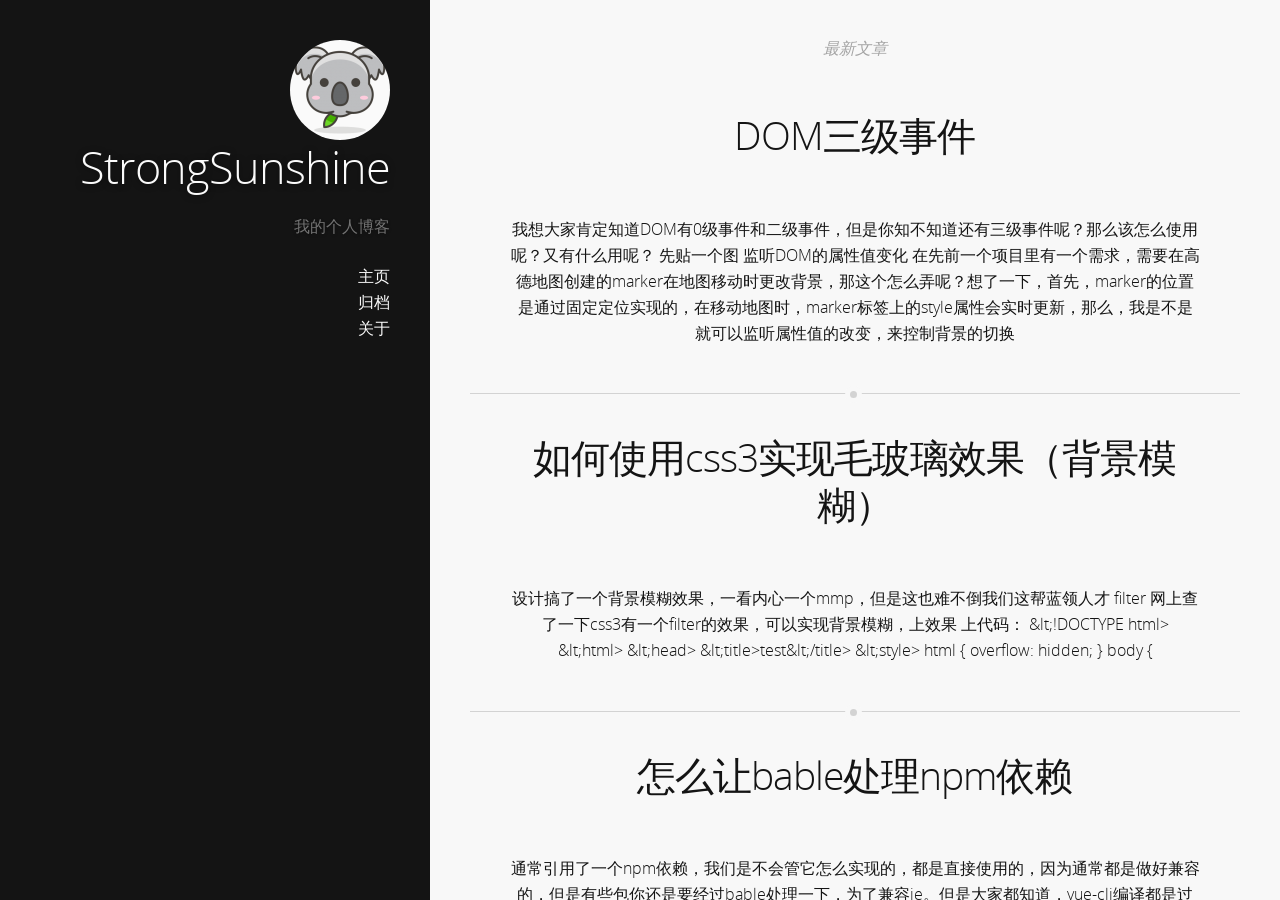
<file: index.html>
<!DOCTYPE html><html lang="zn-ch"><head><meta charset="UTF-8"><meta http-equiv="X-UA-Compatible" content="IE=edge,chrome=1"><title>StrongSunshine</title><meta name="description"><meta name="generator" content="StrongSunshine"><meta name="author" content="StrongSunshine"><meta name="keywords" content="js, css, html"><meta name="HandheldFriendly" content="True"><meta name="MobileOptimized" content="320"><meta name="viewport" content="width=device-width,initial-scale=1.0,maximum-scale=1,user-scalable=0"><link rel="stylesheet" type="text/css" href="/styles/screen.css"><link rel="icon" type="image/png" sizes="16x16" href="/images/favicon-16x16.png"><link rel="icon" type="image/png" sizes="32x32" href="/images/favicon-32x32.png"><link rel="icon" type="image/png" sizes="96x96" href="/images/favicon-96x96.png"><link rel="icon" type="image/png" sizes="128x128" href="/images/favicon-128.png"><link rel="icon" type="image/png" sizes="196x196" href="/images/favicon-196x196.png"><link rel="stylesheet" href="/css/prism.css" type="text/css"></head><body itemscope itemtype="https://schema.org/WebPage"><header itemscope itemtype="https://schema.org/WPHeader"><div class="logo"></div><h1><a href="/" alt="StrongSunshine" title="StrongSunshine" itemprop="headline">StrongSunshine</a></h1><p itemprop="description">我的个人博客</p><nav itemscope itemtype="https://schema.org/SiteNavigationElement"><ul><li itemprop="name"><a href="/ " alt="主页" title="主页" itemprop="url">主页</a></li><li itemprop="name"><a href="/articles" alt="归档" title="归档" itemprop="url">归档</a></li><li itemprop="name"><a href="/author" alt="关于" title="关于" itemprop="url">关于</a></li></ul></nav><div class="space"></div></header><main itemscope itemtype="https://schema.org/Blog"><h4 class="page-title">最新文章</h4><a href="/2021/05/21/DOM三级事件/" class="article"><article itemscope itemprop="blogPost" itemtype="https://schema.org/BlogPosting" class="item"><h2 itemprop="headline">DOM三级事件</h2><span class="post-meta"></span><p itemprop="text" class="post-excerpt">
    我想大家肯定知道DOM有0级事件和二级事件，但是你知不知道还有三级事件呢？那么该怎么使用呢？又有什么用呢？



先贴一个图


监听DOM的属性值变化
    在先前一个项目里有一个需求，需要在高德地图创建的marker在地图移动时更改背景，那这个怎么弄呢？想了一下，首先，marker的位置是通过固定定位实现的，在移动地图时，marker标签上的style属性会实时更新，那么，我是不是就可以监听属性值的改变，来控制背景的切换</p></article></a><a href="/2021/05/21/如何使用css3实现毛玻璃效果（背景模糊）/" class="article"><article itemscope itemprop="blogPost" itemtype="https://schema.org/BlogPosting" class="item"><h2 itemprop="headline">如何使用css3实现毛玻璃效果（背景模糊）</h2><span class="post-meta"></span><p itemprop="text" class="post-excerpt">设计搞了一个背景模糊效果，一看内心一个mmp，但是这也难不倒我们这帮蓝领人才
filter
网上查了一下css3有一个filter的效果，可以实现背景模糊，上效果



上代码：

&amp;lt;!DOCTYPE html&gt;
&amp;lt;html&gt;

&amp;lt;head&gt;
  &amp;lt;title&gt;test&amp;lt;/title&gt;
  &amp;lt;style&gt;
  html {
    overflow: hidden;
  }

  body {
   </p></article></a><a href="/2020/04/10/如何让bable处理npm依赖/" class="article"><article itemscope itemprop="blogPost" itemtype="https://schema.org/BlogPosting" class="item"><h2 itemprop="headline">怎么让bable处理npm依赖</h2><span class="post-meta"></span><p itemprop="text" class="post-excerpt">通常引用了一个npm依赖，我们是不会管它怎么实现的，都是直接使用的，因为通常都是做好兼容的，但是有些包你还是要经过bable处理一下，为了兼容ie。但是大家都知道，vue-cli编译都是过滤node_moudles的，如果你引用了一些没有经过es6转es5的依赖包，往往在ie你是打不开的，弹出各种错误，那么这种情况该如何处理？这里以resize-detector为例，这是一个监听dom大小变化的npm依赖
vue-cli2：{
  te</p></article></a><a href="/2019/11/25/css实现图片改变颜色/" class="article"><article itemscope itemprop="blogPost" itemtype="https://schema.org/BlogPosting" class="item"><h2 itemprop="headline">css实现图片改变颜色</h2><span class="post-meta"></span><p itemprop="text" class="post-excerpt">效果参考：
leafletjs官网——leafletjs
​    鼠标悬停时改变叶子的颜色，不是切换图片，而是使用fillter的 hue-rotate属性，再配合animation实现渐变
animation: leafanim 3s ease 3s 1 normal none;
@keyframes leafanim {
    50% {
    -webkit-filter: hue-rotate(-70deg) satura</p></article></a><a href="/2019/11/25/hello-world/" class="article"><article itemscope itemprop="blogPost" itemtype="https://schema.org/BlogPosting" class="item"><h2 itemprop="headline">Hello World</h2><span class="post-meta"></span><p itemprop="text" class="post-excerpt">蛤蛤蛤，咸鱼永不翻身</p></article></a></main></body></html>
</file>
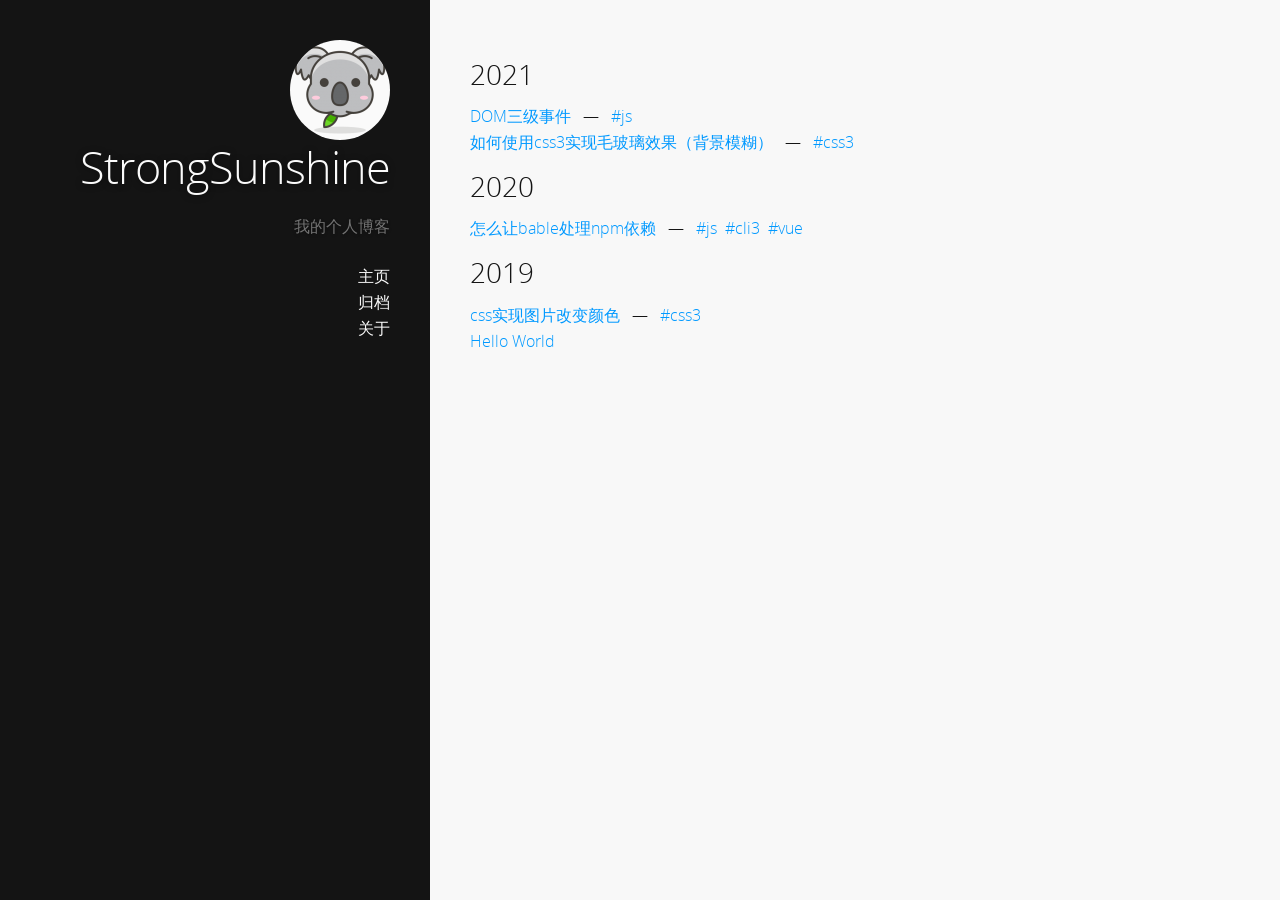
<file: archives/index.html>
<!DOCTYPE html><html lang="zn-ch"><head><meta charset="UTF-8"><meta http-equiv="X-UA-Compatible" content="IE=edge,chrome=1"><title>StrongSunshine</title><meta name="description"><meta name="generator" content="StrongSunshine"><meta name="author" content="StrongSunshine"><meta name="keywords" content="js, css, html"><meta name="HandheldFriendly" content="True"><meta name="MobileOptimized" content="320"><meta name="viewport" content="width=device-width,initial-scale=1.0,maximum-scale=1,user-scalable=0"><link rel="stylesheet" type="text/css" href="/styles/screen.css"><link rel="icon" type="image/png" sizes="16x16" href="/images/favicon-16x16.png"><link rel="icon" type="image/png" sizes="32x32" href="/images/favicon-32x32.png"><link rel="icon" type="image/png" sizes="96x96" href="/images/favicon-96x96.png"><link rel="icon" type="image/png" sizes="128x128" href="/images/favicon-128.png"><link rel="icon" type="image/png" sizes="196x196" href="/images/favicon-196x196.png"><link rel="stylesheet" href="/css/prism.css" type="text/css"></head><body itemscope itemtype="https://schema.org/WebPage"><header itemscope itemtype="https://schema.org/WPHeader"><div class="logo"></div><h1><a href="/" alt="StrongSunshine" title="StrongSunshine" itemprop="headline">StrongSunshine</a></h1><p itemprop="description">我的个人博客</p><nav itemscope itemtype="https://schema.org/SiteNavigationElement"><ul><li itemprop="name"><a href="/ " alt="主页" title="主页" itemprop="url">主页</a></li><li itemprop="name"><a href="/articles" alt="归档" title="归档" itemprop="url">归档</a></li><li itemprop="name"><a href="/author" alt="关于" title="关于" itemprop="url">关于</a></li></ul></nav><div class="space"></div></header><main itemscope itemtype="https://schema.org/Blog"><article class="full"><h1 itemprop="headline"></h1><h4>2021</h4><ul><li itemprop="name"><a href="/2021/05/21/DOM三级事件/" itemprop="url">DOM三级事件</a> &nbsp; &mdash; &nbsp;&nbsp;<a href="/tags/js" itemprop="url">#js</a>&nbsp;&nbsp;</li><li><a href="/2021/05/21/如何使用css3实现毛玻璃效果（背景模糊）/">如何使用css3实现毛玻璃效果（背景模糊）</a> &nbsp; &mdash; &nbsp;&nbsp;<a href="/tags/css3" itemprop="url">#css3</a>&nbsp;&nbsp;</li></ul><h4>2020</h4><ul><li itemprop="name"><a href="/2020/04/10/如何让bable处理npm依赖/" itemprop="url">怎么让bable处理npm依赖</a> &nbsp; &mdash; &nbsp;&nbsp;<a href="/tags/js" itemprop="url">#js</a>&nbsp;&nbsp;<a href="/tags/cli3" itemprop="url">#cli3</a>&nbsp;&nbsp;<a href="/tags/vue" itemprop="url">#vue</a>&nbsp;&nbsp;</li></ul><h4>2019</h4><ul><li itemprop="name"><a href="/2019/11/25/css实现图片改变颜色/" itemprop="url">css实现图片改变颜色</a> &nbsp; &mdash; &nbsp;&nbsp;<a href="/tags/css3" itemprop="url">#css3</a>&nbsp;&nbsp;</li><li><a href="/2019/11/25/hello-world/">Hello World</a></li></ul></article></main></body></html>
</file>
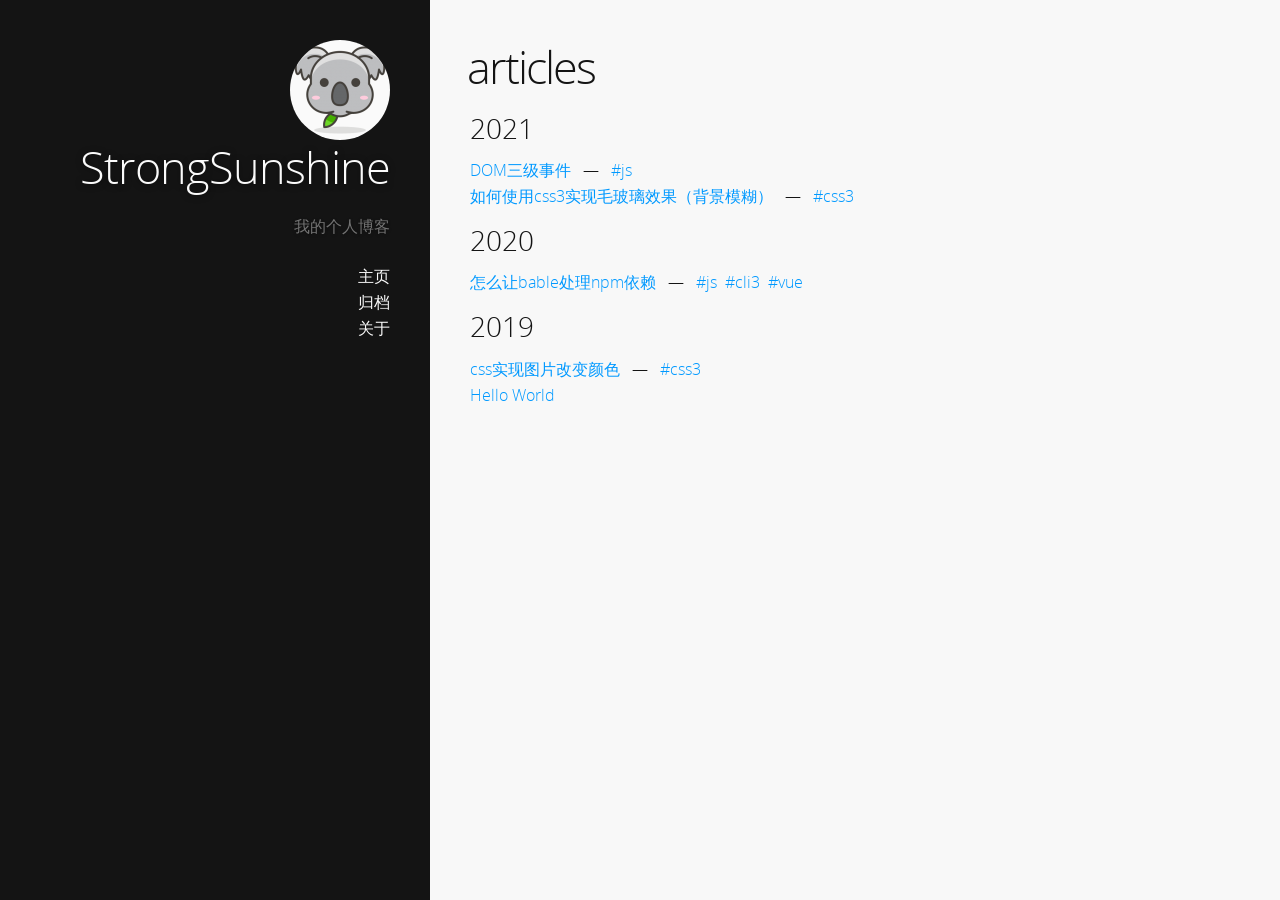
<file: articles/index.html>
<!DOCTYPE html><html lang="zn-ch"><head><meta charset="UTF-8"><meta http-equiv="X-UA-Compatible" content="IE=edge,chrome=1"><title>articles | StrongSunshine</title><meta name="description"><meta name="generator" content="StrongSunshine"><meta name="author" content="StrongSunshine"><meta name="keywords" content="js, css, html"><meta name="HandheldFriendly" content="True"><meta name="MobileOptimized" content="320"><meta name="viewport" content="width=device-width,initial-scale=1.0,maximum-scale=1,user-scalable=0"><link rel="stylesheet" type="text/css" href="/styles/screen.css"><link rel="icon" type="image/png" sizes="16x16" href="/images/favicon-16x16.png"><link rel="icon" type="image/png" sizes="32x32" href="/images/favicon-32x32.png"><link rel="icon" type="image/png" sizes="96x96" href="/images/favicon-96x96.png"><link rel="icon" type="image/png" sizes="128x128" href="/images/favicon-128.png"><link rel="icon" type="image/png" sizes="196x196" href="/images/favicon-196x196.png"><link rel="stylesheet" href="/css/prism.css" type="text/css"></head><body itemscope itemtype="https://schema.org/WebPage"><header itemscope itemtype="https://schema.org/WPHeader"><div class="logo"></div><h1><a href="/" alt="StrongSunshine" title="StrongSunshine" itemprop="headline">StrongSunshine</a></h1><p itemprop="description">我的个人博客</p><nav itemscope itemtype="https://schema.org/SiteNavigationElement"><ul><li itemprop="name"><a href="/ " alt="主页" title="主页" itemprop="url">主页</a></li><li itemprop="name"><a href="/articles" alt="归档" title="归档" itemprop="url">归档</a></li><li itemprop="name"><a href="/author" alt="关于" title="关于" itemprop="url">关于</a></li></ul></nav><div class="space"></div></header><main itemscope itemtype="https://schema.org/Blog"><article class="full"><h1 itemprop="headline">articles</h1><h4>2021</h4><ul><li itemprop="name"><a href="/2021/05/21/DOM三级事件/" itemprop="url">DOM三级事件</a> &nbsp; &mdash; &nbsp;&nbsp;<a href="/tags/js" itemprop="url">#js</a>&nbsp;&nbsp;</li><li><a href="/2021/05/21/如何使用css3实现毛玻璃效果（背景模糊）/">如何使用css3实现毛玻璃效果（背景模糊）</a> &nbsp; &mdash; &nbsp;&nbsp;<a href="/tags/css3" itemprop="url">#css3</a>&nbsp;&nbsp;</li></ul><h4>2020</h4><ul><li itemprop="name"><a href="/2020/04/10/如何让bable处理npm依赖/" itemprop="url">怎么让bable处理npm依赖</a> &nbsp; &mdash; &nbsp;&nbsp;<a href="/tags/js" itemprop="url">#js</a>&nbsp;&nbsp;<a href="/tags/cli3" itemprop="url">#cli3</a>&nbsp;&nbsp;<a href="/tags/vue" itemprop="url">#vue</a>&nbsp;&nbsp;</li></ul><h4>2019</h4><ul><li itemprop="name"><a href="/2019/11/25/css实现图片改变颜色/" itemprop="url">css实现图片改变颜色</a> &nbsp; &mdash; &nbsp;&nbsp;<a href="/tags/css3" itemprop="url">#css3</a>&nbsp;&nbsp;</li><li><a href="/2019/11/25/hello-world/">Hello World</a></li></ul></article></main></body></html>
</file>
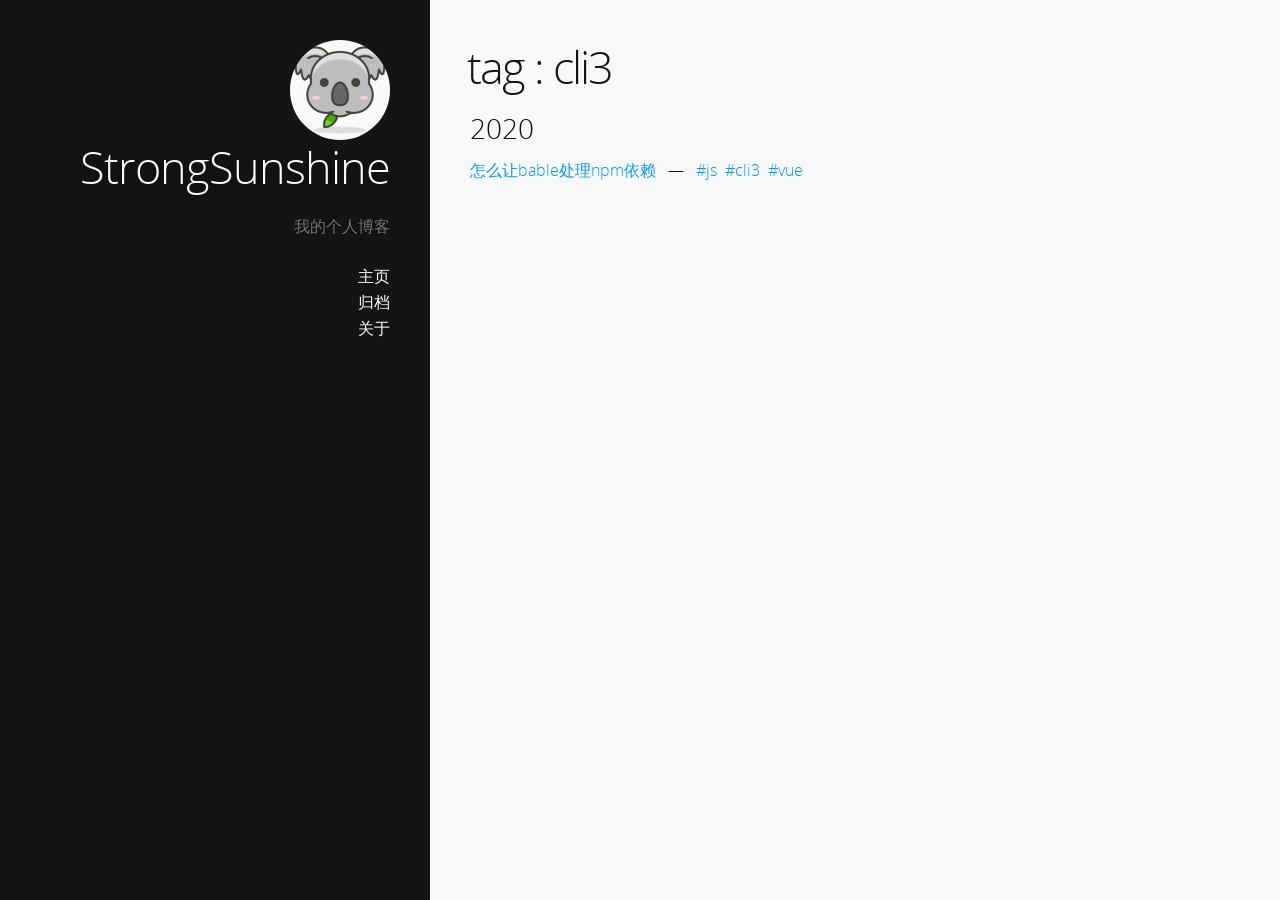
<file: tags/cli3/index.html>
<!DOCTYPE html><html lang="zn-ch"><head><meta charset="UTF-8"><meta http-equiv="X-UA-Compatible" content="IE=edge,chrome=1"><title>StrongSunshine</title><meta name="description"><meta name="generator" content="StrongSunshine"><meta name="author" content="StrongSunshine"><meta name="keywords" content="js, css, html"><meta name="HandheldFriendly" content="True"><meta name="MobileOptimized" content="320"><meta name="viewport" content="width=device-width,initial-scale=1.0,maximum-scale=1,user-scalable=0"><link rel="stylesheet" type="text/css" href="/styles/screen.css"><link rel="icon" type="image/png" sizes="16x16" href="/images/favicon-16x16.png"><link rel="icon" type="image/png" sizes="32x32" href="/images/favicon-32x32.png"><link rel="icon" type="image/png" sizes="96x96" href="/images/favicon-96x96.png"><link rel="icon" type="image/png" sizes="128x128" href="/images/favicon-128.png"><link rel="icon" type="image/png" sizes="196x196" href="/images/favicon-196x196.png"><link rel="stylesheet" href="/css/prism.css" type="text/css"></head><body itemscope itemtype="https://schema.org/WebPage"><header itemscope itemtype="https://schema.org/WPHeader"><div class="logo"></div><h1><a href="/" alt="StrongSunshine" title="StrongSunshine" itemprop="headline">StrongSunshine</a></h1><p itemprop="description">我的个人博客</p><nav itemscope itemtype="https://schema.org/SiteNavigationElement"><ul><li itemprop="name"><a href="/ " alt="主页" title="主页" itemprop="url">主页</a></li><li itemprop="name"><a href="/articles" alt="归档" title="归档" itemprop="url">归档</a></li><li itemprop="name"><a href="/author" alt="关于" title="关于" itemprop="url">关于</a></li></ul></nav><div class="space"></div></header><main itemscope itemtype="https://schema.org/Blog"><article class="full"><h1 itemprop="headline">tag : cli3</h1><h4>2020</h4><ul><li itemprop="name"><a href="/2020/04/10/如何让bable处理npm依赖/" itemprop="url">怎么让bable处理npm依赖</a> &nbsp; &mdash; &nbsp;&nbsp;<a href="/tags/js" itemprop="url">#js</a>&nbsp;&nbsp;<a href="/tags/cli3" itemprop="url">#cli3</a>&nbsp;&nbsp;<a href="/tags/vue" itemprop="url">#vue</a>&nbsp;&nbsp;</li></ul></article></main></body></html>
</file>
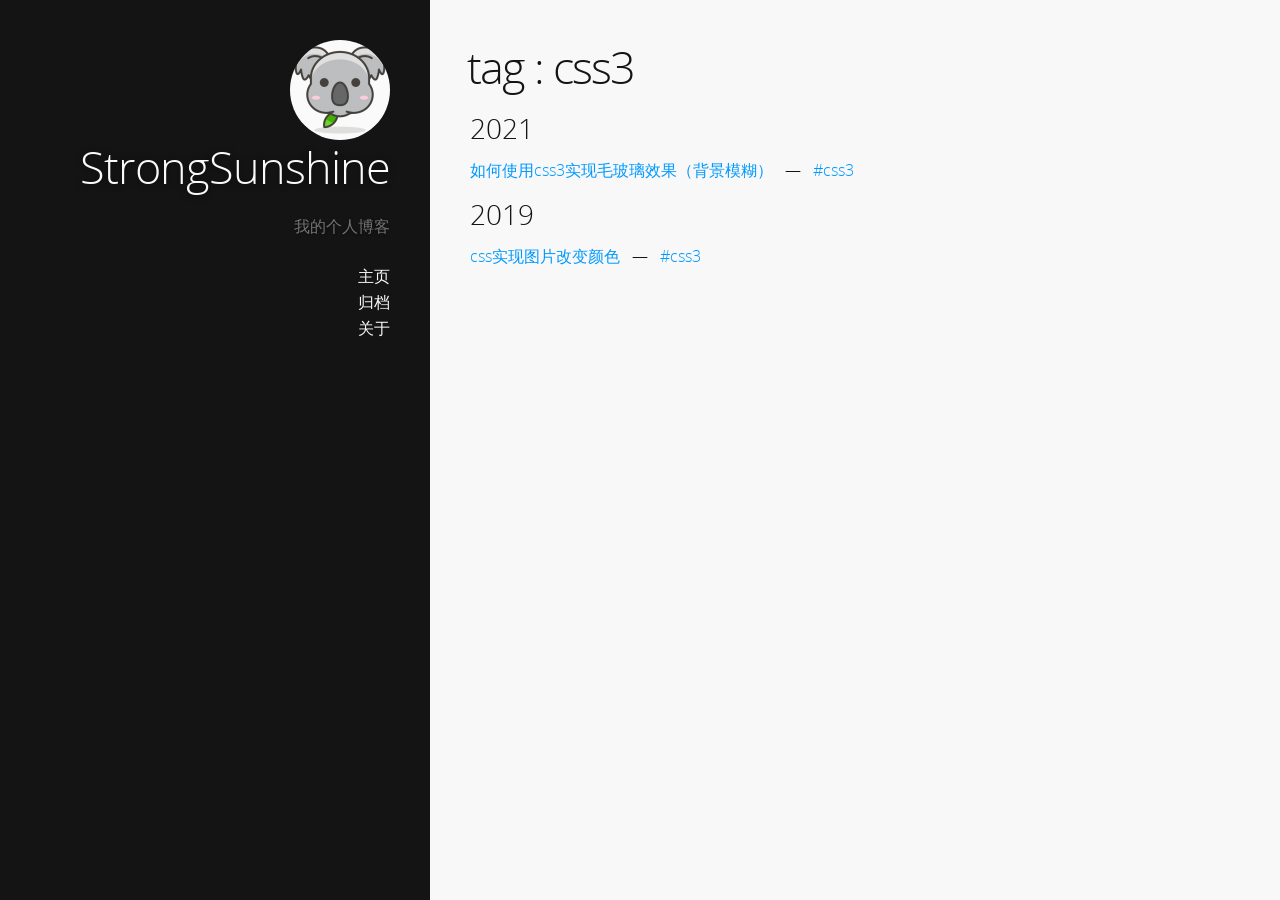
<file: tags/css3/index.html>
<!DOCTYPE html><html lang="zn-ch"><head><meta charset="UTF-8"><meta http-equiv="X-UA-Compatible" content="IE=edge,chrome=1"><title>StrongSunshine</title><meta name="description"><meta name="generator" content="StrongSunshine"><meta name="author" content="StrongSunshine"><meta name="keywords" content="js, css, html"><meta name="HandheldFriendly" content="True"><meta name="MobileOptimized" content="320"><meta name="viewport" content="width=device-width,initial-scale=1.0,maximum-scale=1,user-scalable=0"><link rel="stylesheet" type="text/css" href="/styles/screen.css"><link rel="icon" type="image/png" sizes="16x16" href="/images/favicon-16x16.png"><link rel="icon" type="image/png" sizes="32x32" href="/images/favicon-32x32.png"><link rel="icon" type="image/png" sizes="96x96" href="/images/favicon-96x96.png"><link rel="icon" type="image/png" sizes="128x128" href="/images/favicon-128.png"><link rel="icon" type="image/png" sizes="196x196" href="/images/favicon-196x196.png"><link rel="stylesheet" href="/css/prism.css" type="text/css"></head><body itemscope itemtype="https://schema.org/WebPage"><header itemscope itemtype="https://schema.org/WPHeader"><div class="logo"></div><h1><a href="/" alt="StrongSunshine" title="StrongSunshine" itemprop="headline">StrongSunshine</a></h1><p itemprop="description">我的个人博客</p><nav itemscope itemtype="https://schema.org/SiteNavigationElement"><ul><li itemprop="name"><a href="/ " alt="主页" title="主页" itemprop="url">主页</a></li><li itemprop="name"><a href="/articles" alt="归档" title="归档" itemprop="url">归档</a></li><li itemprop="name"><a href="/author" alt="关于" title="关于" itemprop="url">关于</a></li></ul></nav><div class="space"></div></header><main itemscope itemtype="https://schema.org/Blog"><article class="full"><h1 itemprop="headline">tag : css3</h1><h4>2021</h4><ul><li itemprop="name"><a href="/2021/05/21/如何使用css3实现毛玻璃效果（背景模糊）/" itemprop="url">如何使用css3实现毛玻璃效果（背景模糊）</a> &nbsp; &mdash; &nbsp;&nbsp;<a href="/tags/css3" itemprop="url">#css3</a>&nbsp;&nbsp;</li></ul><h4>2019</h4><ul><li itemprop="name"><a href="/2019/11/25/css实现图片改变颜色/" itemprop="url">css实现图片改变颜色</a> &nbsp; &mdash; &nbsp;&nbsp;<a href="/tags/css3" itemprop="url">#css3</a>&nbsp;&nbsp;</li></ul></article></main></body></html>
</file>
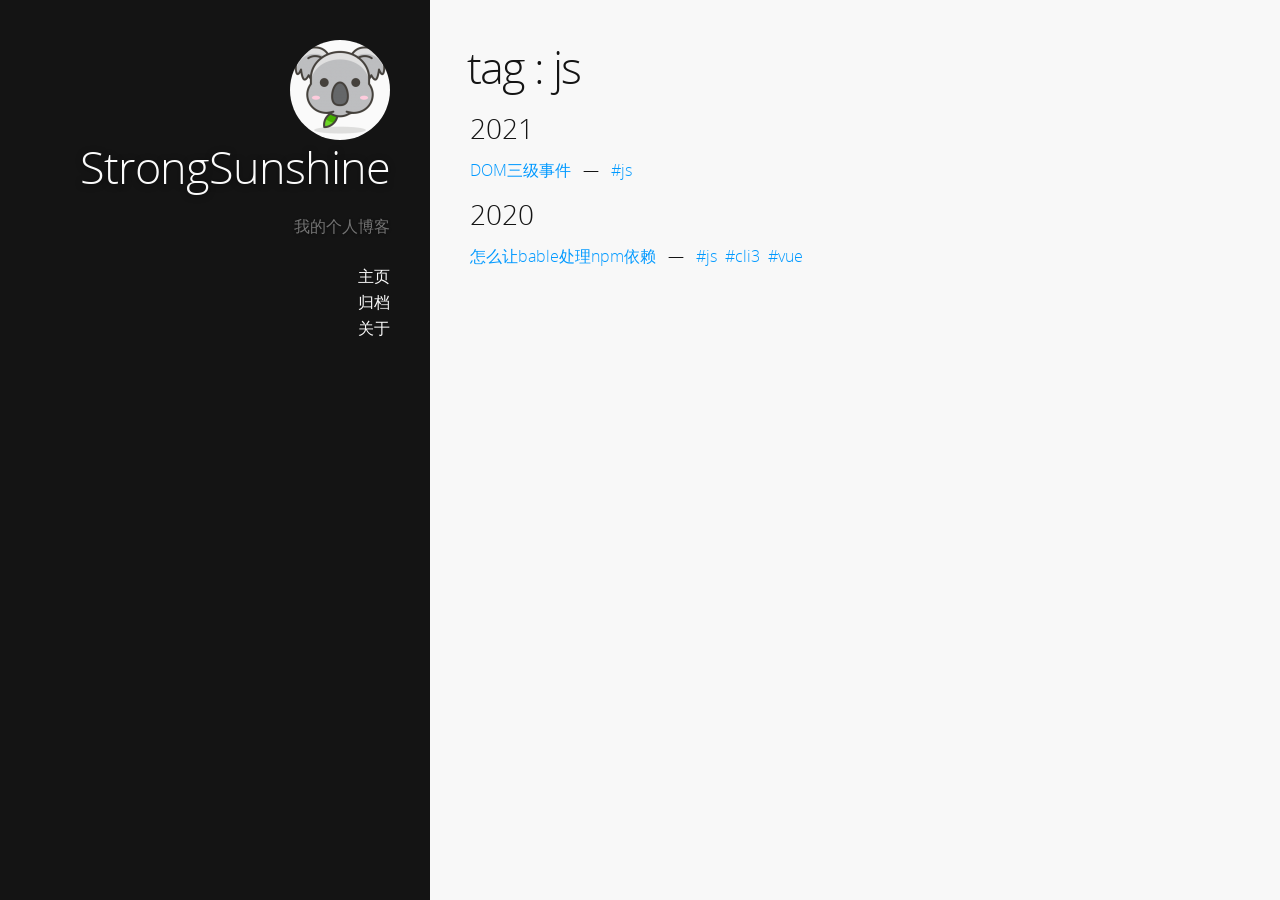
<file: tags/js/index.html>
<!DOCTYPE html><html lang="zn-ch"><head><meta charset="UTF-8"><meta http-equiv="X-UA-Compatible" content="IE=edge,chrome=1"><title>StrongSunshine</title><meta name="description"><meta name="generator" content="StrongSunshine"><meta name="author" content="StrongSunshine"><meta name="keywords" content="js, css, html"><meta name="HandheldFriendly" content="True"><meta name="MobileOptimized" content="320"><meta name="viewport" content="width=device-width,initial-scale=1.0,maximum-scale=1,user-scalable=0"><link rel="stylesheet" type="text/css" href="/styles/screen.css"><link rel="icon" type="image/png" sizes="16x16" href="/images/favicon-16x16.png"><link rel="icon" type="image/png" sizes="32x32" href="/images/favicon-32x32.png"><link rel="icon" type="image/png" sizes="96x96" href="/images/favicon-96x96.png"><link rel="icon" type="image/png" sizes="128x128" href="/images/favicon-128.png"><link rel="icon" type="image/png" sizes="196x196" href="/images/favicon-196x196.png"><link rel="stylesheet" href="/css/prism.css" type="text/css"></head><body itemscope itemtype="https://schema.org/WebPage"><header itemscope itemtype="https://schema.org/WPHeader"><div class="logo"></div><h1><a href="/" alt="StrongSunshine" title="StrongSunshine" itemprop="headline">StrongSunshine</a></h1><p itemprop="description">我的个人博客</p><nav itemscope itemtype="https://schema.org/SiteNavigationElement"><ul><li itemprop="name"><a href="/ " alt="主页" title="主页" itemprop="url">主页</a></li><li itemprop="name"><a href="/articles" alt="归档" title="归档" itemprop="url">归档</a></li><li itemprop="name"><a href="/author" alt="关于" title="关于" itemprop="url">关于</a></li></ul></nav><div class="space"></div></header><main itemscope itemtype="https://schema.org/Blog"><article class="full"><h1 itemprop="headline">tag : js</h1><h4>2021</h4><ul><li itemprop="name"><a href="/2021/05/21/DOM三级事件/" itemprop="url">DOM三级事件</a> &nbsp; &mdash; &nbsp;&nbsp;<a href="/tags/js" itemprop="url">#js</a>&nbsp;&nbsp;</li></ul><h4>2020</h4><ul><li itemprop="name"><a href="/2020/04/10/如何让bable处理npm依赖/" itemprop="url">怎么让bable处理npm依赖</a> &nbsp; &mdash; &nbsp;&nbsp;<a href="/tags/js" itemprop="url">#js</a>&nbsp;&nbsp;<a href="/tags/cli3" itemprop="url">#cli3</a>&nbsp;&nbsp;<a href="/tags/vue" itemprop="url">#vue</a>&nbsp;&nbsp;</li></ul></article></main></body></html>
</file>
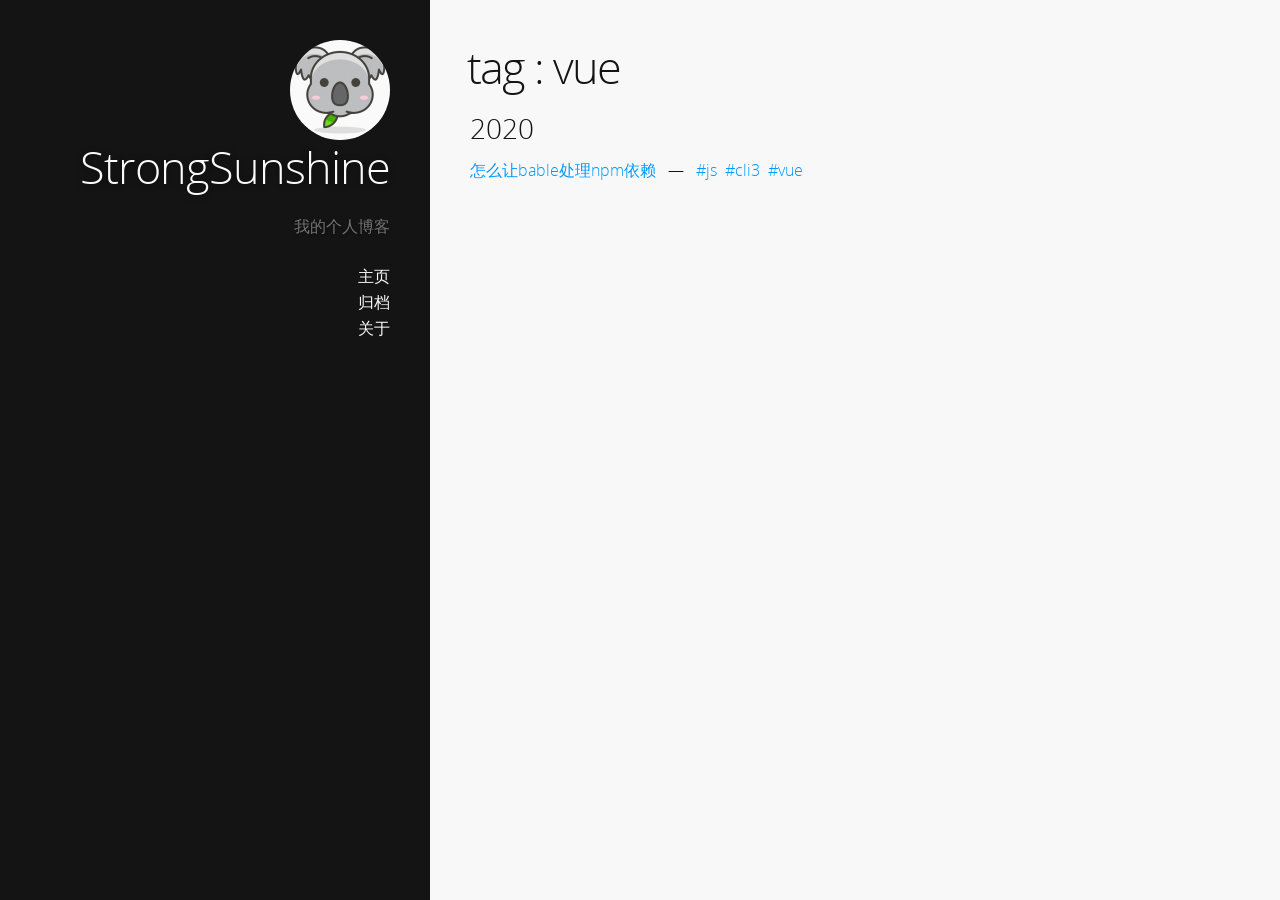
<file: tags/vue/index.html>
<!DOCTYPE html><html lang="zn-ch"><head><meta charset="UTF-8"><meta http-equiv="X-UA-Compatible" content="IE=edge,chrome=1"><title>StrongSunshine</title><meta name="description"><meta name="generator" content="StrongSunshine"><meta name="author" content="StrongSunshine"><meta name="keywords" content="js, css, html"><meta name="HandheldFriendly" content="True"><meta name="MobileOptimized" content="320"><meta name="viewport" content="width=device-width,initial-scale=1.0,maximum-scale=1,user-scalable=0"><link rel="stylesheet" type="text/css" href="/styles/screen.css"><link rel="icon" type="image/png" sizes="16x16" href="/images/favicon-16x16.png"><link rel="icon" type="image/png" sizes="32x32" href="/images/favicon-32x32.png"><link rel="icon" type="image/png" sizes="96x96" href="/images/favicon-96x96.png"><link rel="icon" type="image/png" sizes="128x128" href="/images/favicon-128.png"><link rel="icon" type="image/png" sizes="196x196" href="/images/favicon-196x196.png"><link rel="stylesheet" href="/css/prism.css" type="text/css"></head><body itemscope itemtype="https://schema.org/WebPage"><header itemscope itemtype="https://schema.org/WPHeader"><div class="logo"></div><h1><a href="/" alt="StrongSunshine" title="StrongSunshine" itemprop="headline">StrongSunshine</a></h1><p itemprop="description">我的个人博客</p><nav itemscope itemtype="https://schema.org/SiteNavigationElement"><ul><li itemprop="name"><a href="/ " alt="主页" title="主页" itemprop="url">主页</a></li><li itemprop="name"><a href="/articles" alt="归档" title="归档" itemprop="url">归档</a></li><li itemprop="name"><a href="/author" alt="关于" title="关于" itemprop="url">关于</a></li></ul></nav><div class="space"></div></header><main itemscope itemtype="https://schema.org/Blog"><article class="full"><h1 itemprop="headline">tag : vue</h1><h4>2020</h4><ul><li itemprop="name"><a href="/2020/04/10/如何让bable处理npm依赖/" itemprop="url">怎么让bable处理npm依赖</a> &nbsp; &mdash; &nbsp;&nbsp;<a href="/tags/js" itemprop="url">#js</a>&nbsp;&nbsp;<a href="/tags/cli3" itemprop="url">#cli3</a>&nbsp;&nbsp;<a href="/tags/vue" itemprop="url">#vue</a>&nbsp;&nbsp;</li></ul></article></main></body></html>
</file>
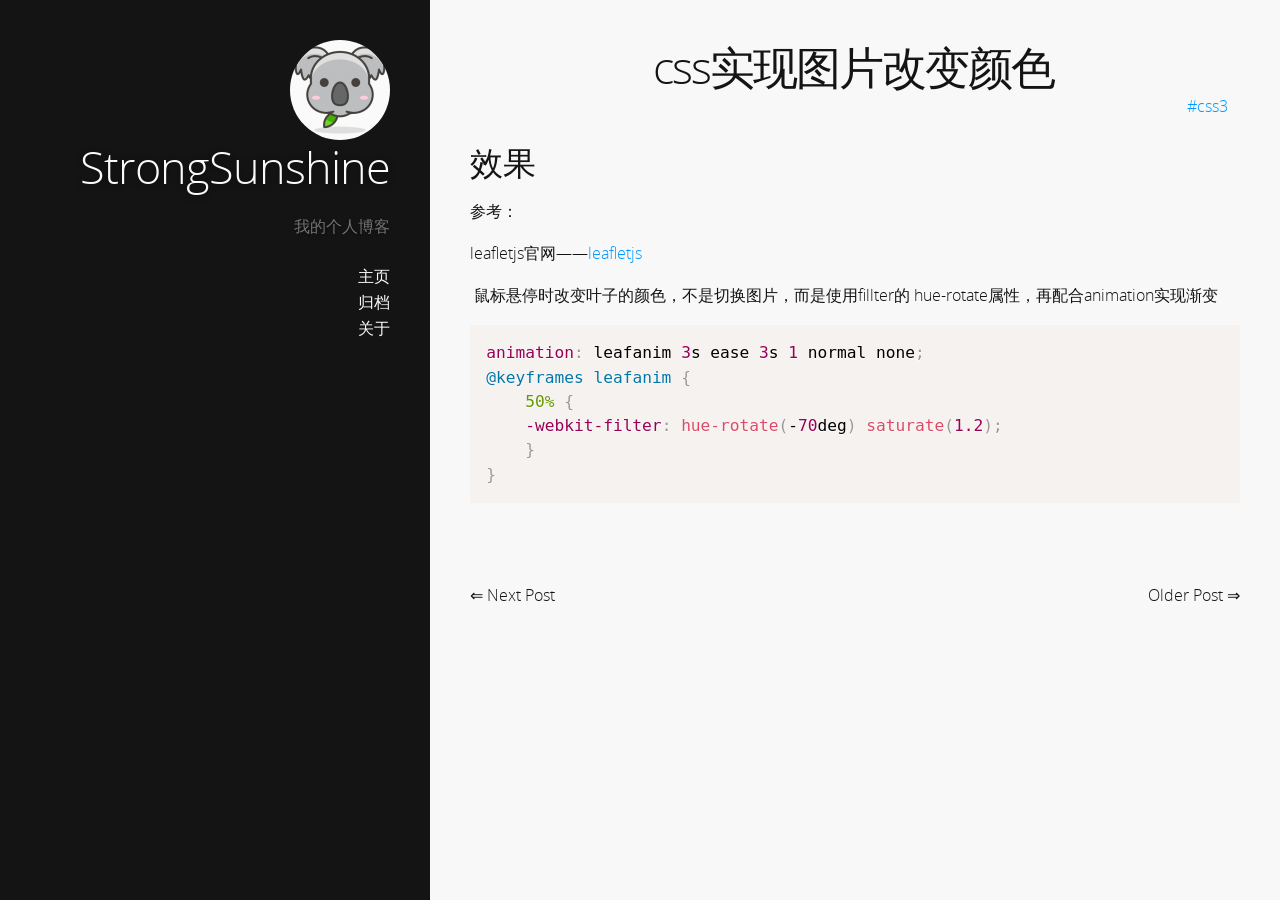
<file: 2019/11/25/css实现图片改变颜色/index.html>
<!DOCTYPE html><html lang="zn-ch"><head><meta charset="UTF-8"><meta http-equiv="X-UA-Compatible" content="IE=edge,chrome=1"><title>css实现图片改变颜色 | StrongSunshine</title><meta name="description"><meta name="generator" content="StrongSunshine"><meta name="author" content="StrongSunshine"><meta name="keywords" content="js, css, html"><meta name="HandheldFriendly" content="True"><meta name="MobileOptimized" content="320"><meta name="viewport" content="width=device-width,initial-scale=1.0,maximum-scale=1,user-scalable=0"><link rel="stylesheet" type="text/css" href="/styles/screen.css"><link rel="icon" type="image/png" sizes="16x16" href="/images/favicon-16x16.png"><link rel="icon" type="image/png" sizes="32x32" href="/images/favicon-32x32.png"><link rel="icon" type="image/png" sizes="96x96" href="/images/favicon-96x96.png"><link rel="icon" type="image/png" sizes="128x128" href="/images/favicon-128.png"><link rel="icon" type="image/png" sizes="196x196" href="/images/favicon-196x196.png"><link rel="stylesheet" href="/css/prism.css" type="text/css"></head><body itemscope itemtype="https://schema.org/WebPage"><header itemscope itemtype="https://schema.org/WPHeader"><div class="logo"></div><h1><a href="/" alt="StrongSunshine" title="StrongSunshine" itemprop="headline">StrongSunshine</a></h1><p itemprop="description">我的个人博客</p><nav itemscope itemtype="https://schema.org/SiteNavigationElement"><ul><li itemprop="name"><a href="/ " alt="主页" title="主页" itemprop="url">主页</a></li><li itemprop="name"><a href="/articles" alt="归档" title="归档" itemprop="url">归档</a></li><li itemprop="name"><a href="/author" alt="关于" title="关于" itemprop="url">关于</a></li></ul></nav><div class="space"></div></header><main itemscope itemtype="https://schema.org/Blog"><article class="full"><h1 itemprop="headline" class="post-heading">css实现图片改变颜色</h1><span class="page-tag-anchor"><a href="/tags/css3" itemprop="url">#css3
&nbsp;&nbsp;</a></span><span class="post-meta"></span><br><br><h3 id="效果"><a href="#效果" class="headerlink" title="效果"></a>效果</h3><p>参考：</p>
<p>leafletjs官网——<a href="https://leafletjs.com/" target="_blank" rel="noopener">leafletjs</a></p>
<p>​    鼠标悬停时改变叶子的颜色，不是切换图片，而是使用fillter的 hue-rotate属性，再配合animation实现渐变</p>
<pre class=" language-css"><code class="language-css"><span class="token property">animation</span><span class="token punctuation">:</span> leafanim <span class="token number">3</span>s ease <span class="token number">3</span>s <span class="token number">1</span> normal none<span class="token punctuation">;</span>
<span class="token atrule"><span class="token rule">@keyframes</span> leafanim</span> <span class="token punctuation">{</span>
    <span class="token selector">50% </span><span class="token punctuation">{</span>
    <span class="token property">-webkit-filter</span><span class="token punctuation">:</span> <span class="token function">hue-rotate</span><span class="token punctuation">(</span>-<span class="token number">70</span>deg<span class="token punctuation">)</span> <span class="token function">saturate</span><span class="token punctuation">(</span><span class="token number">1.2</span><span class="token punctuation">)</span><span class="token punctuation">;</span>
    <span class="token punctuation">}</span>
<span class="token punctuation">}</span></code></pre>
</article><br><br><span class="next-post"><a href="/2019/11/25/hello-world/" itemprop="url">Older Post ⇒</a></span><span class="prev-post"><a href="/2020/04/10/如何让bable处理npm依赖/" itemprop="url">⇐ Next Post </a></span><br><br><br></main></body></html>
</file>
<file: css/prism.css>
/**
 * prism.js default theme for JavaScript, CSS and HTML
 * Based on dabblet (http://dabblet.com)
 * @author Lea Verou
 */

code[class*="language-"],
pre[class*="language-"] {
	color: black;
	background: none;
	text-shadow: 0 1px white;
	font-family: Consolas, Monaco, 'Andale Mono', 'Ubuntu Mono', monospace;
	font-size: 1em;
	text-align: left;
	white-space: pre;
	word-spacing: normal;
	word-break: normal;
	word-wrap: normal;
	line-height: 1.5;

	-moz-tab-size: 4;
	-o-tab-size: 4;
	tab-size: 4;

	-webkit-hyphens: none;
	-moz-hyphens: none;
	-ms-hyphens: none;
	hyphens: none;
}

pre[class*="language-"]::-moz-selection, pre[class*="language-"] ::-moz-selection,
code[class*="language-"]::-moz-selection, code[class*="language-"] ::-moz-selection {
	text-shadow: none;
	background: #b3d4fc;
}

pre[class*="language-"]::selection, pre[class*="language-"] ::selection,
code[class*="language-"]::selection, code[class*="language-"] ::selection {
	text-shadow: none;
	background: #b3d4fc;
}

@media print {
	code[class*="language-"],
	pre[class*="language-"] {
		text-shadow: none;
	}
}

/* Code blocks */
pre[class*="language-"] {
	padding: 1em;
	margin: .5em 0;
	overflow: auto;
}

:not(pre) > code[class*="language-"],
pre[class*="language-"] {
	background: #f5f2f0;
}

/* Inline code */
:not(pre) > code[class*="language-"] {
	padding: .1em;
	border-radius: .3em;
	white-space: normal;
}

.token.comment,
.token.prolog,
.token.doctype,
.token.cdata {
	color: slategray;
}

.token.punctuation {
	color: #999;
}

.namespace {
	opacity: .7;
}

.token.property,
.token.tag,
.token.boolean,
.token.number,
.token.constant,
.token.symbol,
.token.deleted {
	color: #905;
}

.token.selector,
.token.attr-name,
.token.string,
.token.char,
.token.builtin,
.token.inserted {
	color: #690;
}

.token.operator,
.token.entity,
.token.url,
.language-css .token.string,
.style .token.string {
	color: #9a6e3a;
	background: hsla(0, 0%, 100%, .5);
}

.token.atrule,
.token.attr-value,
.token.keyword {
	color: #07a;
}

.token.function,
.token.class-name {
	color: #DD4A68;
}

.token.regex,
.token.important,
.token.variable {
	color: #e90;
}

.token.important,
.token.bold {
	font-weight: bold;
}
.token.italic {
	font-style: italic;
}

.token.entity {
	cursor: help;
}
</file>
<file: styles/screen.css>
/*! normalize.css v3.0.2 | MIT License | git.io/normalize */

/**
 * 1. Set default font family to sans-serif.
 * 2. Prevent iOS text size adjust after orientation change, without disabling
 *    user zoom.
 */

html {
  font-family: sans-serif; /* 1 */
  -ms-text-size-adjust: 100%; /* 2 */
  -webkit-text-size-adjust: 100%; /* 2 */
}

/**
 * Remove default margin.
 */

body {
  margin: 0;
}

/* HTML5 display definitions
   ========================================================================== */

/**
 * Correct `block` display not defined for any HTML5 element in IE 8/9.
 * Correct `block` display not defined for `details` or `summary` in IE 10/11
 * and Firefox.
 * Correct `block` display not defined for `main` in IE 11.
 */

article,
aside,
details,
figcaption,
figure,
footer,
header,
hgroup,
main,
menu,
nav,
section,
summary {
  display: block;
}

/**
 * 1. Correct `inline-block` display not defined in IE 8/9.
 * 2. Normalize vertical alignment of `progress` in Chrome, Firefox, and Opera.
 */

audio,
canvas,
progress,
video {
  display: inline-block; /* 1 */
  vertical-align: baseline; /* 2 */
}

/**
 * Prevent modern browsers from displaying `audio` without controls.
 * Remove excess height in iOS 5 devices.
 */

audio:not([controls]) {
  display: none;
  height: 0;
}

/**
 * Address `[hidden]` styling not present in IE 8/9/10.
 * Hide the `template` element in IE 8/9/11, Safari, and Firefox < 22.
 */

[hidden],
template {
  display: none;
}

/* Links
   ========================================================================== */

/**
 * Remove the gray background color from active links in IE 10.
 */

a {
  background-color: transparent;
}

/**
 * Improve readability when focused and also mouse hovered in all browsers.
 */

a:active,
a:hover {
  outline: 0;
}

/* Text-level semantics
   ========================================================================== */

/**
 * Address styling not present in IE 8/9/10/11, Safari, and Chrome.
 */

abbr[title] {
  border-bottom: 1px dotted;
}

/**
 * Address style set to `bolder` in Firefox 4+, Safari, and Chrome.
 */

b,
strong {
  font-weight: bold;
}

/**
 * Address styling not present in Safari and Chrome.
 */

dfn {
  font-style: italic;
}

/**
 * Address variable `h1` font-size and margin within `section` and `article`
 * contexts in Firefox 4+, Safari, and Chrome.
 */

h1 {
  font-size: 2em;
  margin: 0.67em 0;
}

/**
 * Address styling not present in IE 8/9.
 */

mark {
  background: #ff0;
  color: #000;
}

/**
 * Address inconsistent and variable font size in all browsers.
 */

small {
  font-size: 80%;
}

/**
 * Prevent `sub` and `sup` affecting `line-height` in all browsers.
 */

sub,
sup {
  font-size: 75%;
  line-height: 0;
  position: relative;
  vertical-align: baseline;
}

sup {
  top: -0.5em;
}

sub {
  bottom: -0.25em;
}

/* Embedded content
   ========================================================================== */

/**
 * Remove border when inside `a` element in IE 8/9/10.
 */

img {
  border: 0;
}

/**
 * Correct overflow not hidden in IE 9/10/11.
 */

svg:not(:root) {
  overflow: hidden;
}

/* Grouping content
   ========================================================================== */

/**
 * Address margin not present in IE 8/9 and Safari.
 */

figure {
  margin: 1em 40px;
}

/**
 * Address differences between Firefox and other browsers.
 */

hr {
  -moz-box-sizing: content-box;
  box-sizing: content-box;
  height: 0;
}

/**
 * Contain overflow in all browsers.
 */

pre {
  overflow: auto;
}

/**
 * Address odd `em`-unit font size rendering in all browsers.
 */

code,
kbd,
pre,
samp {
  font-family: monospace, monospace;
  font-size: 1em;
}

/* Forms
   ========================================================================== */

/**
 * Known limitation: by default, Chrome and Safari on OS X allow very limited
 * styling of `select`, unless a `border` property is set.
 */

/**
 * 1. Correct color not being inherited.
 *    Known issue: affects color of disabled elements.
 * 2. Correct font properties not being inherited.
 * 3. Address margins set differently in Firefox 4+, Safari, and Chrome.
 */

button,
input,
optgroup,
select,
textarea {
  color: inherit; /* 1 */
  font: inherit; /* 2 */
  margin: 0; /* 3 */
}

/**
 * Address `overflow` set to `hidden` in IE 8/9/10/11.
 */

button {
  overflow: visible;
}

/**
 * Address inconsistent `text-transform` inheritance for `button` and `select`.
 * All other form control elements do not inherit `text-transform` values.
 * Correct `button` style inheritance in Firefox, IE 8/9/10/11, and Opera.
 * Correct `select` style inheritance in Firefox.
 */

button,
select {
  text-transform: none;
}

/**
 * 1. Avoid the WebKit bug in Android 4.0.* where (2) destroys native `audio`
 *    and `video` controls.
 * 2. Correct inability to style clickable `input` types in iOS.
 * 3. Improve usability and consistency of cursor style between image-type
 *    `input` and others.
 */

button,
html input[type="button"], /* 1 */
input[type="reset"],
input[type="submit"] {
  -webkit-appearance: button; /* 2 */
  cursor: pointer; /* 3 */
}

/**
 * Re-set default cursor for disabled elements.
 */

button[disabled],
html input[disabled] {
  cursor: default;
}

/**
 * Remove inner padding and border in Firefox 4+.
 */

button::-moz-focus-inner,
input::-moz-focus-inner {
  border: 0;
  padding: 0;
}

/**
 * Address Firefox 4+ setting `line-height` on `input` using `!important` in
 * the UA stylesheet.
 */

input {
  line-height: normal;
}

/**
 * It's recommended that you don't attempt to style these elements.
 * Firefox's implementation doesn't respect box-sizing, padding, or width.
 *
 * 1. Address box sizing set to `content-box` in IE 8/9/10.
 * 2. Remove excess padding in IE 8/9/10.
 */

input[type="checkbox"],
input[type="radio"] {
  box-sizing: border-box; /* 1 */
  padding: 0; /* 2 */
}

/**
 * Fix the cursor style for Chrome's increment/decrement buttons. For certain
 * `font-size` values of the `input`, it causes the cursor style of the
 * decrement button to change from `default` to `text`.
 */

input[type="number"]::-webkit-inner-spin-button,
input[type="number"]::-webkit-outer-spin-button {
  height: auto;
}

/**
 * 1. Address `appearance` set to `searchfield` in Safari and Chrome.
 * 2. Address `box-sizing` set to `border-box` in Safari and Chrome
 *    (include `-moz` to future-proof).
 */

input[type="search"] {
  -webkit-appearance: textfield; /* 1 */
  -moz-box-sizing: content-box;
  -webkit-box-sizing: content-box; /* 2 */
  box-sizing: content-box;
}

/**
 * Remove inner padding and search cancel button in Safari and Chrome on OS X.
 * Safari (but not Chrome) clips the cancel button when the search input has
 * padding (and `textfield` appearance).
 */

input[type="search"]::-webkit-search-cancel-button,
input[type="search"]::-webkit-search-decoration {
  -webkit-appearance: none;
}

/**
 * Define consistent border, margin, and padding.
 */

fieldset {
  border: 1px solid #c0c0c0;
  margin: 0 2px;
  padding: 0.35em 0.625em 0.75em;
}

/**
 * 1. Correct `color` not being inherited in IE 8/9/10/11.
 * 2. Remove padding so people aren't caught out if they zero out fieldsets.
 */

legend {
  border: 0; /* 1 */
  padding: 0; /* 2 */
}

/**
 * Remove default vertical scrollbar in IE 8/9/10/11.
 */

textarea {
  overflow: auto;
}

/**
 * Don't inherit the `font-weight` (applied by a rule above).
 * NOTE: the default cannot safely be changed in Chrome and Safari on OS X.
 */

optgroup {
  font-weight: bold;
}

/* Tables
   ========================================================================== */

/**
 * Remove most spacing between table cells.
 */

table {
  border-collapse: collapse;
  border-spacing: 0;
}

td,
th {
  padding: 0;
}

@font-face {
  font-family: 'Open Sans';
  font-style: normal;
  font-weight: 300;
  src: url("../fonts/opensans/300.woff2") format('woff2'), url("../fonts/opensans/300.woff") format('woff');
}
@font-face {
  font-family: 'Open Sans';
  font-style: normal;
  font-weight: 400;
  src: url("../fonts/opensans/400.woff2") format('woff2'), url("../fonts/opensans/400.woff") format('woff');
}
@font-face {
  font-family: 'Open Sans';
  font-style: normal;
  font-weight: 600;
  src: url("../fonts/opensans/600.woff2") format('woff2'), url("../fonts/opensans/600.woff") format('woff');
}
@font-face {
  font-family: 'Open Sans';
  font-style: normal;
  font-weight: 700;
  src: url("../fonts/opensans/700.woff2") format('woff2'), url("../fonts/opensans/700.woff") format('woff');
}
@font-face {
  font-family: 'Open Sans';
  font-style: normal;
  font-weight: 800;
  src: url("../fonts/opensans/800.woff2") format('woff2'), url("../fonts/opensans/800.woff") format('woff');
}
@font-face {
  font-family: 'Open Sans';
  font-style: italic;
  font-weight: 300;
  src: url("../fonts/opensans/300i.woff2") format('woff2'), url("../fonts/opensans/300i.woff") format('woff');
}
@font-face {
  font-family: 'Open Sans';
  font-style: italic;
  font-weight: 400;
  src: url("../fonts/opensans/400i.woff2") format('woff2'), url("../fonts/opensans/400i.woff") format('woff');
}
@font-face {
  font-family: 'Open Sans';
  font-style: italic;
  font-weight: 600;
  src: url("../fonts/opensans/600i.woff2") format('woff2'), url("../fonts/opensans/600i.woff") format('woff');
}
@font-face {
  font-family: 'Open Sans';
  font-style: italic;
  font-weight: 700;
  src: url("../fonts/opensans/700i.woff2") format('woff2'), url("../fonts/opensans/700i.woff") format('woff');
}
@font-face {
  font-family: 'Open Sans';
  font-style: italic;
  font-weight: 800;
  src: url("../fonts/opensans/800i.woff2") format('woff2'), url("../fonts/opensans/800i.woff") format('woff');
}
@font-face {
  font-family: 'Fira Mono';
  font-style: normal;
  font-weight: 400;
  src: url("../fonts/fira/400.woff2") format('woff2'), url("../fonts/fira/400.woff") format('woff');
}
@font-face {
  font-family: 'Fira Mono';
  font-style: normal;
  font-weight: 500;
  src: url("../fonts/fira/500.woff2") format('woff2'), url("../fonts/fira/500.woff") format('woff');
}
@font-face {
  font-family: 'Fira Mono';
  font-style: normal;
  font-weight: 700;
  src: url("../fonts/fira/700.woff2") format('woff2'), url("../fonts/fira/700.woff") format('woff');
}
html {
  font-size: 62.5%;
}
body {
  color: #141414;
  margin: 0;
  height: 100vh;
  -webkit-box-orient: vertical;
  -moz-box-orient: vertical;
  -o-box-orient: vertical;
  -webkit-flex-direction: column;
  -ms-flex-direction: column;
  flex-direction: column;
  font-family: 'Open Sans', sans-serif;
  font-size: 1.62rem;
  font-weight: 300;
  line-height: 1.6em;
}
a {
  color: #141414;
  text-decoration: none;
}
a:hover {
  -webkit-transition: color 0.3s ease;
  -moz-transition: color 0.3s ease;
  -o-transition: color 0.3s ease;
  -ms-transition: color 0.3s ease;
  transition: color 0.3s ease;
}
::-moz-selection,
::selection {
  color: #141414;
  background: $blue;
  text-shadow: none;
}
header,
main {
  overflow-y: auto;
  -webkit-overflow-scrolling: touch;
  padding: 20px;
}
header {
  -webkit-box-flex: 1;
  -moz-box-flex: 1;
  -o-box-flex: 1;
  box-flex: 1;
  -webkit-flex: 1;
  -ms-flex: 1;
  flex: 1;
  overflow: hidden;
  position: relative;
  text-align: center;
}
header a,
header h1,
header p,
header nav {
  position: relative;
  z-index: 2;
}
header a {
  color: #fafafa;
  text-decoration: none;
}
header a:hover {
  text-decoration: underline;
}
header h1 {
  color: #fafafa;
  font-family: 'Open Sans', sans-serif;
  font-size: 4.5rem;
  font-weight: 300;
  letter-spacing: -1px;
  text-shadow: 0 1px 6px rgba(0,0,0,0.5);
}
header h1 a:hover {
  text-decoration: none;
}
header p {
  color: #737373;
  font-family: 'Open Sans', sans-serif;
  font-size: 1.62rem;
  font-weight: 300;
  letter-spacing: 0;
  margin: 0;
  text-shadow: 0 1px 3px rgba(0,0,0,0.35);
}
header nav ul {
  list-style: none;
  margin: 0;
  padding: 0;
}
header nav ul li {
  display: inline-block;
  padding: 12px 0 12px 12px;
}
header nav ul li:after {
  content: '·';
  padding-left: 12px;
}
header nav ul li:last-child:after {
  content: '';
}
header .space {
  -webkit-animation: slide 8s linear infinite;
  -moz-animation: slide 8s linear infinite;
  -o-animation: slide 8s linear infinite;
  -ms-animation: slide 8s linear infinite;
  animation: slide 8s linear infinite;
  background-color: #141414;
  background-position: center center;
  -webkit-background-size: 240px;
  -moz-background-size: 240px;
  background-size: 240px;
  height: 400%;
  left: 0;
  position: absolute;
  top: 0;
  width: 400%;
  z-index: 1;
}
header .logo {
  height: 100px;
  width: 100px;
  border-radius: 50%;
  -webkit-background-size: contain;
  -moz-background-size: contain;
  background-size: contain;
  background: url("../images/logo.png") no-repeat #fafafa;
  background-color: #fafafa;
  background-position: center;
  position: relative;
  z-index: 2;
  margin: auto;
}
main {
  background: #f8f8f8;
  -webkit-box-flex: 2;
  -moz-box-flex: 2;
  -o-box-flex: 2;
  box-flex: 2;
  -webkit-flex: 2;
  -ms-flex: 2;
  flex: 2;
  hypens: auto;
  overflow-x: hidden;
  padding: 20px;
  text-align: left;
  word-break: normal;
  word-wrap: break-word;
}
main a.article {
  color: #141414;
  text-decoration: none;
}
main a.article:last-of-type article {
  border: none;
}
main a.article:last-of-type article:after {
  background: none;
  border: none;
  -webkit-box-shadow: none;
  box-shadow: none;
  padding-bottom: 20px;
}
main a.article:hover h2 {
  color: #737373;
  -webkit-transition: color 0.3s ease;
  -moz-transition: color 0.3s ease;
  -o-transition: color 0.3s ease;
  -ms-transition: color 0.3s ease;
  transition: color 0.3s ease;
}
main .page-title {
  color: #a4a4a4;
  font-family: 'Open Sans', sans-serif;
  font-size: 1.62rem;
  font-style: italic;
  font-weight: 300;
  margin: 0;
  padding-bottom: 16px;
  text-align: center;
}
main .post-meta {
  color: #a4a4a4;
  display: inline-block;
  font-family: 'Open Sans', sans-serif;
  font-weight: 300;
  font-size: 1.62rem;
  margin: 0;
}
main article.item {
  border-bottom: 1px solid rgba(0,0,0,0.15);
  color: #141414;
  padding: 40px;
  text-align: center;
}
main article.item h2 {
  break-word: normal;
  color: #141414;
  margin-bottom: 16px;
  word-wrap: break-word;
}
main article.item p.post-excerpt {
  font-size: 1.62rem;
  line-height: 1.6em;
  margin: 16px 0 0 0;
}
main article.item:after {
  display: block;
  content: '';
  width: 7px;
  height: 7px;
  border: 1px solid #dadada 1px solid;
  position: relative;
  top: 45px;
  left: 50%;
  margin-left: -5px;
  background: #d3d3d3;
  border-radius: 100%;
  -webkit-box-shadow: #f8f8f8 0 0 0 5px;
  box-shadow: #f8f8f8 0 0 0 5px;
}
main article.full {
  padding-bottom: 20px;
}
main article.full span.page-tag-anchor {
  float: right;
}
main article.full h1.post-heading {
  text-align: center;
  margin: auto;
}
main article.full h2 {
  margin: 0;
}
main article.full ul {
  list-style: none;
  padding: 0;
}
main article.full a {
  color: #09f;
  text-decoration: none;
}
main article.full a:hover {
  color: #737373;
}
main article.full p + img {
  margin-top: 0;
}
main article.full img {
  border-radius: 3px;
  height: auto;
  margin-top: 20px;
  width: 100%;
}
main article.full blockquote {
  -webkit-box-sizing: border-box;
  -moz-box-sizing: border-box;
  box-sizing: border-box;
  margin: 1.6em 0 1.6em 0;
  padding: 0 0 0 1.6em;
  border-left: #141414 0.4em solid;
}
main article.full blockquote footer {
  text-align: left;
  padding: 0;
  border: 0;
  background: none;
  color: #141414;
  line-height: 1.6em;
  font-size: 0.9em;
}
main article.full blockquote p {
  margin: 0.8em 0;
  font-style: italic;
}
main article.full blockquote small {
  display: inline-block;
  margin: 0.8em 0 0.8em 1.5em;
  font-size: 0.9rem;
  color: #f8f8f8;
}
main article.full blockquote small:before {
  content: '\2014 \00A0';
}
main article.full blockquote ol,
main article.full blockquote ul {
  font-style: italic;
}
main article.full blockquote cite {
  font-weight: bold;
}
main article.full blockquote cite:before {
  content: '—';
  padding: 0 0.3em;
}
main article.full blockquote cite a {
  color: $link-article-color;
  font-weight: normal;
}
main article.full .noshadow {
  -webkit-box-shadow: none;
  box-shadow: none;
  border-radius: 0;
}
main article.full .logos {
  display: inline-block;
  clear: both;
}
main article.full .logos img {
  width: auto;
}
main article.full .left {
  float: left;
}
main article.full .right {
  float: right;
}
main span.next-post {
  float: right;
}
main span.next-post a:hover {
  color: #737373;
}
main span.prev-post {
  float: left;
}
main span.prev-post a:hover {
  color: #737373;
}
main section#comments {
  border-top: 1px solid rgba(0,0,0,0.15);
  padding-top: 20px;
}
main footer {
  padding: 0;
  text-align: center;
  position: relative;
  padding: 4rem 0;
  border: 1px solid #d3d3d3 1px solid;
  font-size: 1.3rem;
  line-height: 2.1em;
  color: #8a8a8a;
  background: #ececec;
}
main footer :not(main) > a {
  color: #434343;
  font-weight: 700;
  text-decoration: none;
}
main .avatar {
  margin: auto;
  width: 150px;
  height: 150px;
  border-radius: 50%;
  background: url("../images/avatar.jpg");
  background-repeat: no-repeat;
  -webkit-background-size: 100% 100%;
  -moz-background-size: 100% 100%;
  background-size: 100% 100%;
  -webkit-box-shadow: 0px 0px 14px 0px rgba(0,0,0,0.75);
  -moz-box-shadow: 0px 0px 14px 0px rgba(0,0,0,0.75);
  -webkit-box-shadow: 0px 0px 14px 0px rgba(0,0,0,0.75);
  box-shadow: 0px 0px 14px 0px rgba(0,0,0,0.75);
}
main .avatar-name {
  text-align: center;
  font-size: 3.3rem;
  margin: 30px auto 9px auto;
  color: #141414;
}
main .avatar-description {
  margin-top: 5px;
  text-align: center;
  color: #737373;
  font-size: 2.1rem;
}
main .social-container {
  margin: 10px auto auto auto;
  text-align: center;
}
main .social-container a .icons {
  margin-right: 12px;
  margin-left: 12px;
  padding: auto 12px;
  color: #7d7d7d;
  font-size: 2.3rem;
}
main .social-container a .icons:hover {
  color: #141414;
}
main .social-container a .no-icons {
  font-weight: 800;
  font-size: 2.5rem;
}
h1,
h2,
h3,
h4,
h5,
h6 {
  font-family: 'Open Sans', sans-serif;
  font-weight: 300;
  line-height: 1;
  margin-top: 0;
  margin-bottom: 20px;
  text-rendering: optimizeLegibility;
}
h1 {
  font-size: 4.5rem;
  letter-spacing: -2px;
  line-height: 1.2em;
  text-indent: -3px;
}
h2 {
  font-size: 3.9rem;
  letter-spacing: -1px;
  line-height: 1.2em;
  text-indent: -2px;
}
h3 {
  font-size: 3.3rem;
}
h4 {
  font-size: 2.8rem;
  margin-bottom: 0;
}
h5 {
  font-size: 2.4rem;
}
h6 {
  font-size: 2rem;
}
a {
  -webkit-transition: color ease 0.3s;
  -moz-transition: color ease 0.3s;
  -o-transition: color ease 0.3s;
  -ms-transition: color ease 0.3s;
  transition: color ease 0.3s;
  text-decoration: none;
}
a:hover {
  color: $link-article-color;
}
hr {
  display: block;
  height: 1px;
  border: 0;
  border-top: #d3d3d3 1px solid;
  margin: 40px 0;
  padding: 0;
}
hr:after {
  display: block;
  content: '';
  width: 7px;
  height: 7px;
  border: 1px solid #dadada 1px solid;
  position: relative;
  top: -5px;
  left: 50%;
  margin-left: -5px;
  background: #d3d3d3;
  border-radius: 100%;
  -webkit-box-shadow: #f8f8f8 0 0 0 5px;
  box-shadow: #f8f8f8 0 0 0 5px;
}
@media (min-width: 720px) {
  body {
    display: -webkit-box;
    display: -moz-box;
    display: -webkit-flex;
    display: -ms-flexbox;
    display: box;
    display: flex;
    -webkit-box-orient: horizontal;
    -moz-box-orient: horizontal;
    -o-box-orient: horizontal;
    -webkit-flex-direction: row;
    -ms-flex-direction: row;
    flex-direction: row;
  }
  body header {
    -webkit-box-flex: 1;
    -moz-box-flex: 1;
    -o-box-flex: 1;
    box-flex: 1;
    -webkit-flex: 1;
    -ms-flex: 1;
    flex: 1;
    overflow: hidden;
    text-align: right;
    padding: 40px;
    max-width: 350px;
  }
  body header .logo {
    margin-right: 0;
  }
  body header nav ul {
    padding-top: 24px;
  }
  body header nav ul li {
    display: block;
    line-height: 1.6em;
    padding: 0;
  }
  body header nav ul li:after {
    content: '';
    padding: 0;
  }
  body main {
    -webkit-box-flex: 2;
    -moz-box-flex: 2;
    -o-box-flex: 2;
    box-flex: 2;
    -webkit-flex: 2;
    -ms-flex: 2;
    flex: 2;
    padding: 40px;
  }
  body main form .form-column input[type="name"],
  body main form .form-column input[type="email"] {
    width: 35%;
    margin: 0.5em 0.5em 0.5em 0;
  }
}
@-moz-keyframes slide {
  0% {
    -webkit-transform: translate3d(0, 0, 0);
    -moz-transform: translate3d(0, 0, 0);
    -o-transform: translate3d(0, 0, 0);
    -ms-transform: translate3d(0, 0, 0);
    transform: translate3d(0, 0, 0);
  }
  100% {
    -webkit-transform: translate3d(-240px, -240px, 0);
    -moz-transform: translate3d(-240px, -240px, 0);
    -o-transform: translate3d(-240px, -240px, 0);
    -ms-transform: translate3d(-240px, -240px, 0);
    transform: translate3d(-240px, -240px, 0);
  }
}
@-webkit-keyframes slide {
  0% {
    -webkit-transform: translate3d(0, 0, 0);
    -moz-transform: translate3d(0, 0, 0);
    -o-transform: translate3d(0, 0, 0);
    -ms-transform: translate3d(0, 0, 0);
    transform: translate3d(0, 0, 0);
  }
  100% {
    -webkit-transform: translate3d(-240px, -240px, 0);
    -moz-transform: translate3d(-240px, -240px, 0);
    -o-transform: translate3d(-240px, -240px, 0);
    -ms-transform: translate3d(-240px, -240px, 0);
    transform: translate3d(-240px, -240px, 0);
  }
}
@-o-keyframes slide {
  0% {
    -webkit-transform: translate3d(0, 0, 0);
    -moz-transform: translate3d(0, 0, 0);
    -o-transform: translate3d(0, 0, 0);
    -ms-transform: translate3d(0, 0, 0);
    transform: translate3d(0, 0, 0);
  }
  100% {
    -webkit-transform: translate3d(-240px, -240px, 0);
    -moz-transform: translate3d(-240px, -240px, 0);
    -o-transform: translate3d(-240px, -240px, 0);
    -ms-transform: translate3d(-240px, -240px, 0);
    transform: translate3d(-240px, -240px, 0);
  }
}
@keyframes slide {
  0% {
    -webkit-transform: translate3d(0, 0, 0);
    -moz-transform: translate3d(0, 0, 0);
    -o-transform: translate3d(0, 0, 0);
    -ms-transform: translate3d(0, 0, 0);
    transform: translate3d(0, 0, 0);
  }
  100% {
    -webkit-transform: translate3d(-240px, -240px, 0);
    -moz-transform: translate3d(-240px, -240px, 0);
    -o-transform: translate3d(-240px, -240px, 0);
    -ms-transform: translate3d(-240px, -240px, 0);
    transform: translate3d(-240px, -240px, 0);
  }
}
</file>
